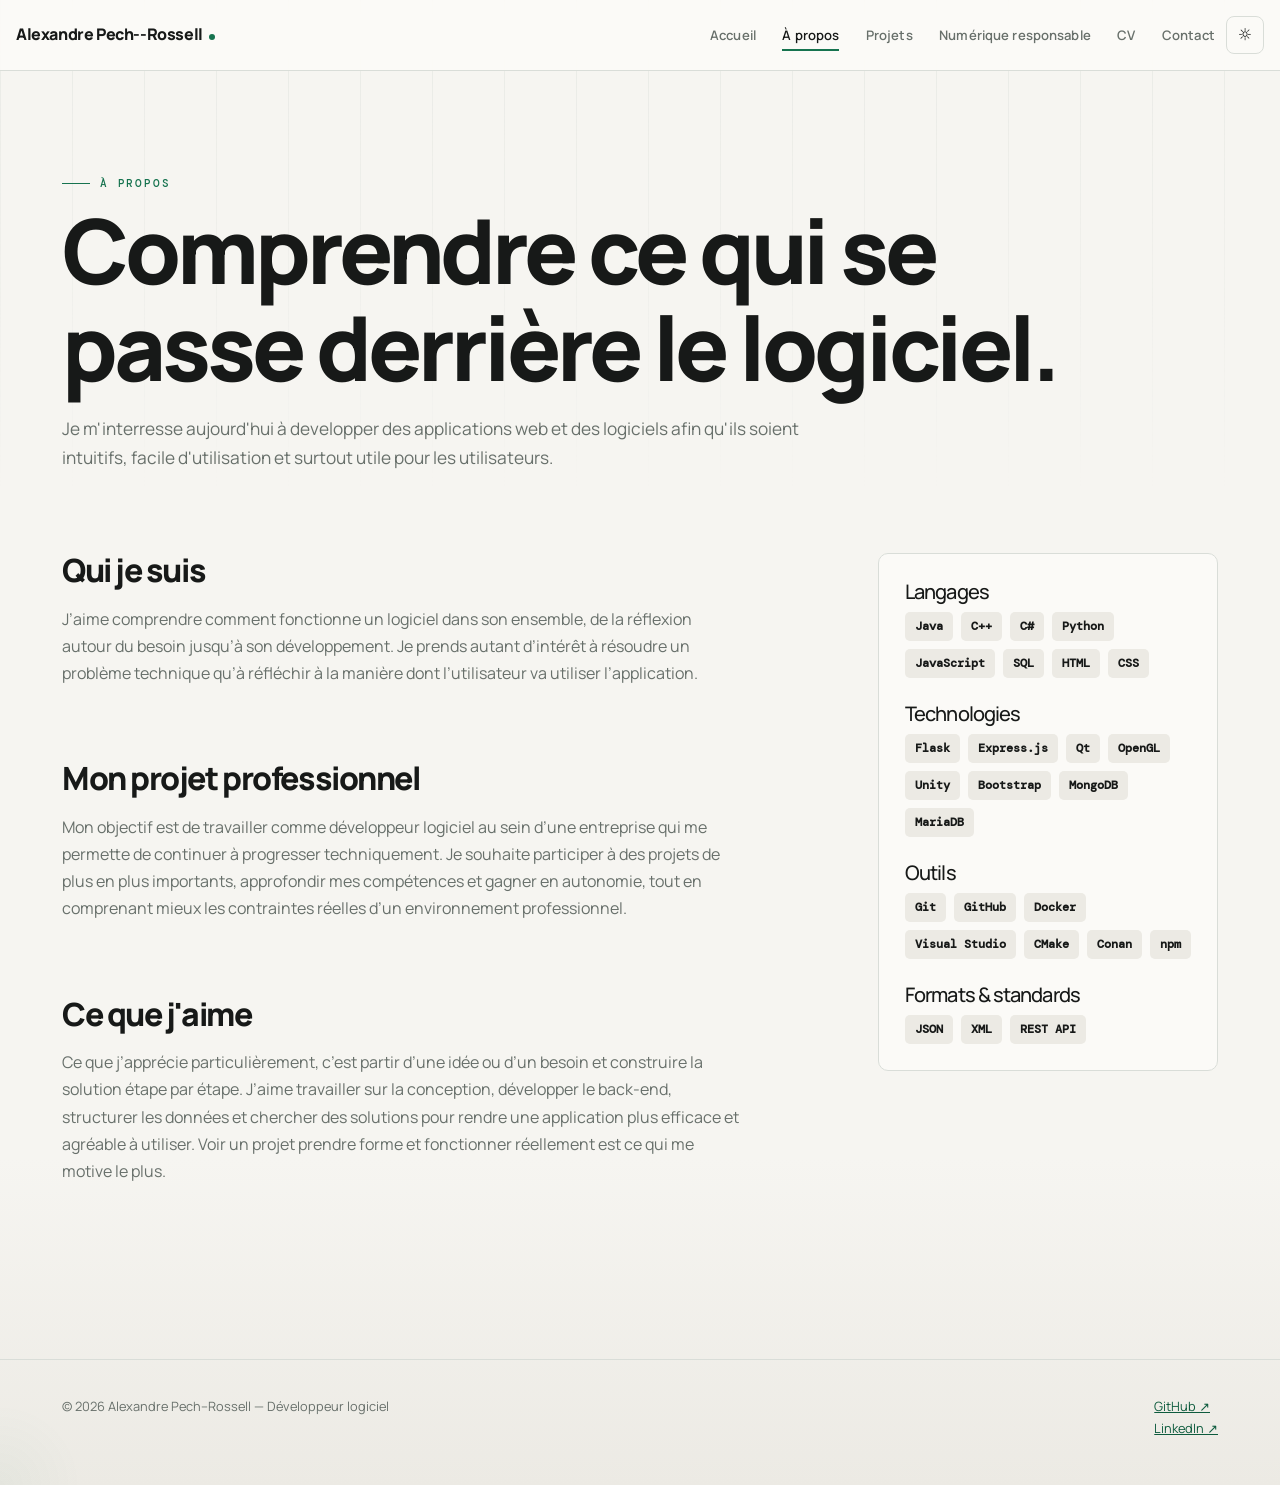
<file: a-propos.html>
<!DOCTYPE html>
<html lang="fr">

<head>
    <meta charset="UTF-8">
    <meta name="viewport" content="width=device-width, initial-scale=1">
    <title>À propos — Alexandre Pech--Rossell</title>
    <meta name="description" content="Présentation, projet professionnel et évolutions du portfolio.">
    <link href="https://cdn.jsdelivr.net/npm/bootstrap@5.3.3/dist/css/bootstrap.min.css" rel="stylesheet">
    <link rel="stylesheet" href="style.css">
</head>

<body>
    <div id="site-header"></div>
    <main id="contenu" class="container">
        <section class="page-hero reveal">
            <div class="section-kicker">À propos</div>
            <h1>Comprendre ce qui se passe <span class="accent">derrière le logiciel.</span></h1>
            <p>Je m'interresse aujourd'hui à developper des applications web et des logiciels afin qu'ils soient
                intuitifs, facile d'utilisation et surtout utile pour les utilisateurs.</p>
        </section>
        <div class="content-grid">
            <div>
                <section class="content-section reveal">
                    <h2>Qui je suis</h2>
                    <p>J’aime comprendre comment fonctionne un logiciel dans son ensemble, de la réflexion autour du
                        besoin jusqu’à son développement. Je prends autant d’intérêt à résoudre un problème technique
                        qu’à réfléchir à la manière dont l’utilisateur va utiliser l’application.</p>
                </section>
                <section class="content-section reveal">
                    <h2>Mon projet professionnel</h2>
                    <p>Mon objectif est de travailler comme développeur logiciel au sein d’une entreprise qui me
                        permette de continuer à progresser techniquement. Je souhaite participer à des projets de plus
                        en plus importants, approfondir mes compétences et gagner en autonomie, tout en comprenant mieux
                        les contraintes réelles d’un environnement professionnel.</p>
                </section>
                <section class="content-section reveal">
                    <h2>Ce que j'aime</h2>
                    <p>Ce que j’apprécie particulièrement, c’est partir d’une idée ou d’un besoin et
                        construire la solution étape par étape. J’aime travailler sur la conception, développer le
                        back-end, structurer les données et chercher des solutions pour rendre une application plus
                        efficace et agréable à utiliser. Voir un projet prendre forme et fonctionner réellement est ce
                        qui me motive le plus.</p>
                </section>
                </section>

            </div>
<aside class="side reveal">
    <h3 class="h5">Langages</h3>
    <div class="skill-list">
        <span class="skill">Java</span>
        <span class="skill">C++</span>
        <span class="skill">C#</span>
        <span class="skill">Python</span>
        <span class="skill">JavaScript</span>
        <span class="skill">SQL</span>
        <span class="skill">HTML</span>
        <span class="skill">CSS</span>
    </div>

    <h3 class="h5 mt-4">Technologies</h3>
    <div class="skill-list">
        <span class="skill">Flask</span>
        <span class="skill">Express.js</span>
        <span class="skill">Qt</span>
        <span class="skill">OpenGL</span>
        <span class="skill">Unity</span>
        <span class="skill">Bootstrap</span>
        <span class="skill">MongoDB</span>
        <span class="skill">MariaDB</span>
    </div>

    <h3 class="h5 mt-4">Outils</h3>
    <div class="skill-list">
        <span class="skill">Git</span>
        <span class="skill">GitHub</span>
        <span class="skill">Docker</span>
        <span class="skill">Visual Studio</span>
        <span class="skill">CMake</span>
        <span class="skill">Conan</span>
        <span class="skill">npm</span>
    </div>

    <h3 class="h5 mt-4">Formats &amp; standards</h3>
    <div class="skill-list">
        <span class="skill">JSON</span>
        <span class="skill">XML</span>
        <span class="skill">REST API</span>
    </div>
</aside>

        </div>
    </main>
    <div id="site-footer"></div>
    <script src="https://cdn.jsdelivr.net/npm/bootstrap@5.3.3/dist/js/bootstrap.bundle.min.js"></script>
    <script src="js/main.js"></script>
</body>

</html>
</file>
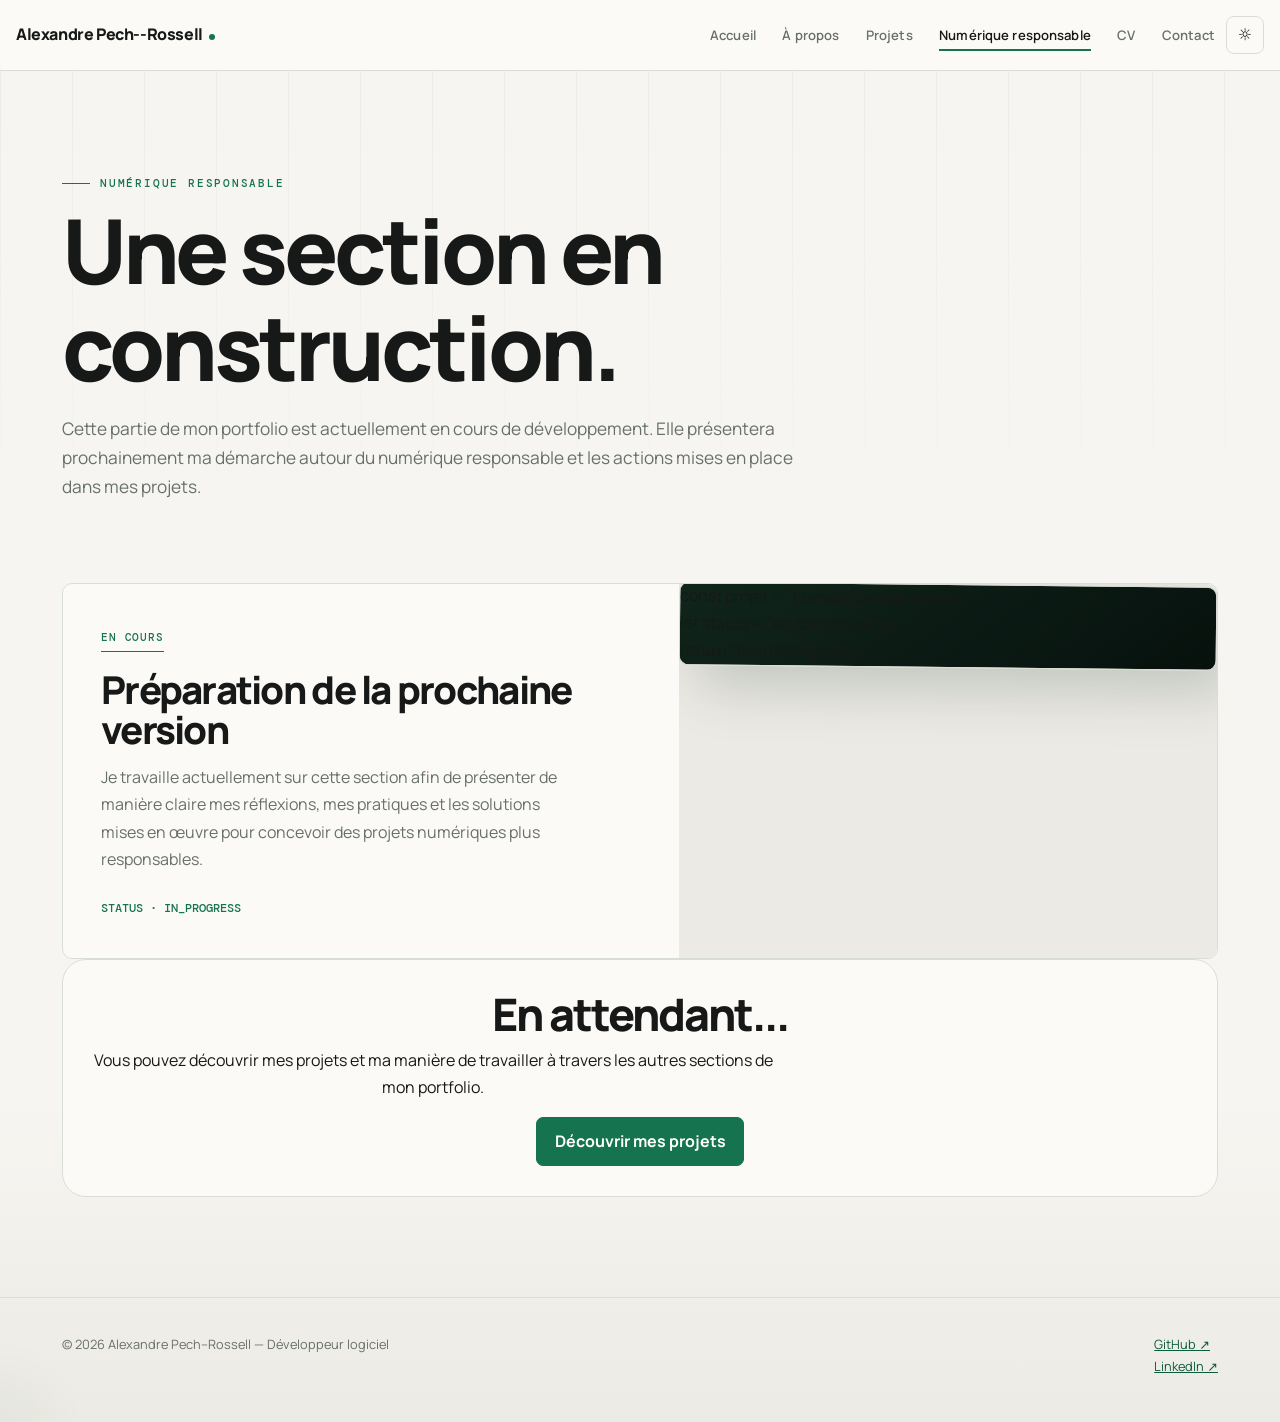
<file: construction.html>
<!DOCTYPE html>
<html lang="fr">

<head>
    <meta charset="UTF-8">
    <meta name="viewport" content="width=device-width, initial-scale=1">

    <title>Numérique responsable — Alexandre-Pech--Rossell</title>

    <meta
        name="description"
        content="Section numérique responsable du portfolio d'Alexandre-Pech--Rossell."
    >

    <link
        href="https://cdn.jsdelivr.net/npm/bootstrap@5.3.3/dist/css/bootstrap.min.css"
        rel="stylesheet"
    >

    <link rel="stylesheet" href="style.css">
</head>

<body>

    <div id="site-header"></div>

    <main id="contenu" class="container">

        <section class="page-hero reveal">

            <div class="section-kicker">
                Numérique responsable
            </div>

            <h1>
                Une section <span class="accent">en construction.</span>
            </h1>

            <p>
                Cette partie de mon portfolio est actuellement en cours
                de développement. Elle présentera prochainement ma démarche
                autour du numérique responsable et les actions mises en place
                dans mes projets.
            </p>

        </section>

        <section class="project-list">

            <div class="project-card reveal">

                <div class="project-info">

                    <span class="project-tag">
                        EN COURS
                    </span>

                    <h2>
                        Préparation de la prochaine version
                    </h2>

                    <p>
                        Je travaille actuellement sur cette section afin de
                        présenter de manière claire mes réflexions, mes
                        pratiques et les solutions mises en œuvre pour
                        concevoir des projets numériques plus responsables.
                    </p>

                    <span class="meta">
                        STATUS · IN_PROGRESS
                    </span>

                </div>

                <div class="thumb">

                    <div class="code-card">

                        <div class="code-line">
                            <span class="code-key">const</span>
                            <span class="code-var">projet</span>
                            <span class="code-op">=</span>
                            <span class="code-value">"numérique responsable"</span>
                        </div>

                        <div class="code-line">
                            <span class="code-key">let</span>
                            <span class="code-var">status</span>
                            <span class="code-op">=</span>
                            <span class="code-value">"en construction"</span>
                        </div>

                        <div class="code-line">
                            <span class="code-key">return</span>
                            <span class="code-value">"bientôt disponible"</span>
                        </div>

                    </div>

                </div>

            </div>

        </section>

        <section class="reveal">

            <div class="contact-card text-center">

                <h2>
                    En attendant...
                </h2>

                <p>
                    Vous pouvez découvrir mes projets et ma manière de
                    travailler à travers les autres sections de mon portfolio.
                </p>

                <a href="projets.html" class="btn btn-primary">
                    Découvrir mes projets
                </a>

            </div>

        </section>

    </main>

    <div id="site-footer"></div>

    <script src="https://cdn.jsdelivr.net/npm/bootstrap@5.3.3/dist/js/bootstrap.bundle.min.js"></script>
    <script src="js/main.js"></script>

</body>

</html>
</file>
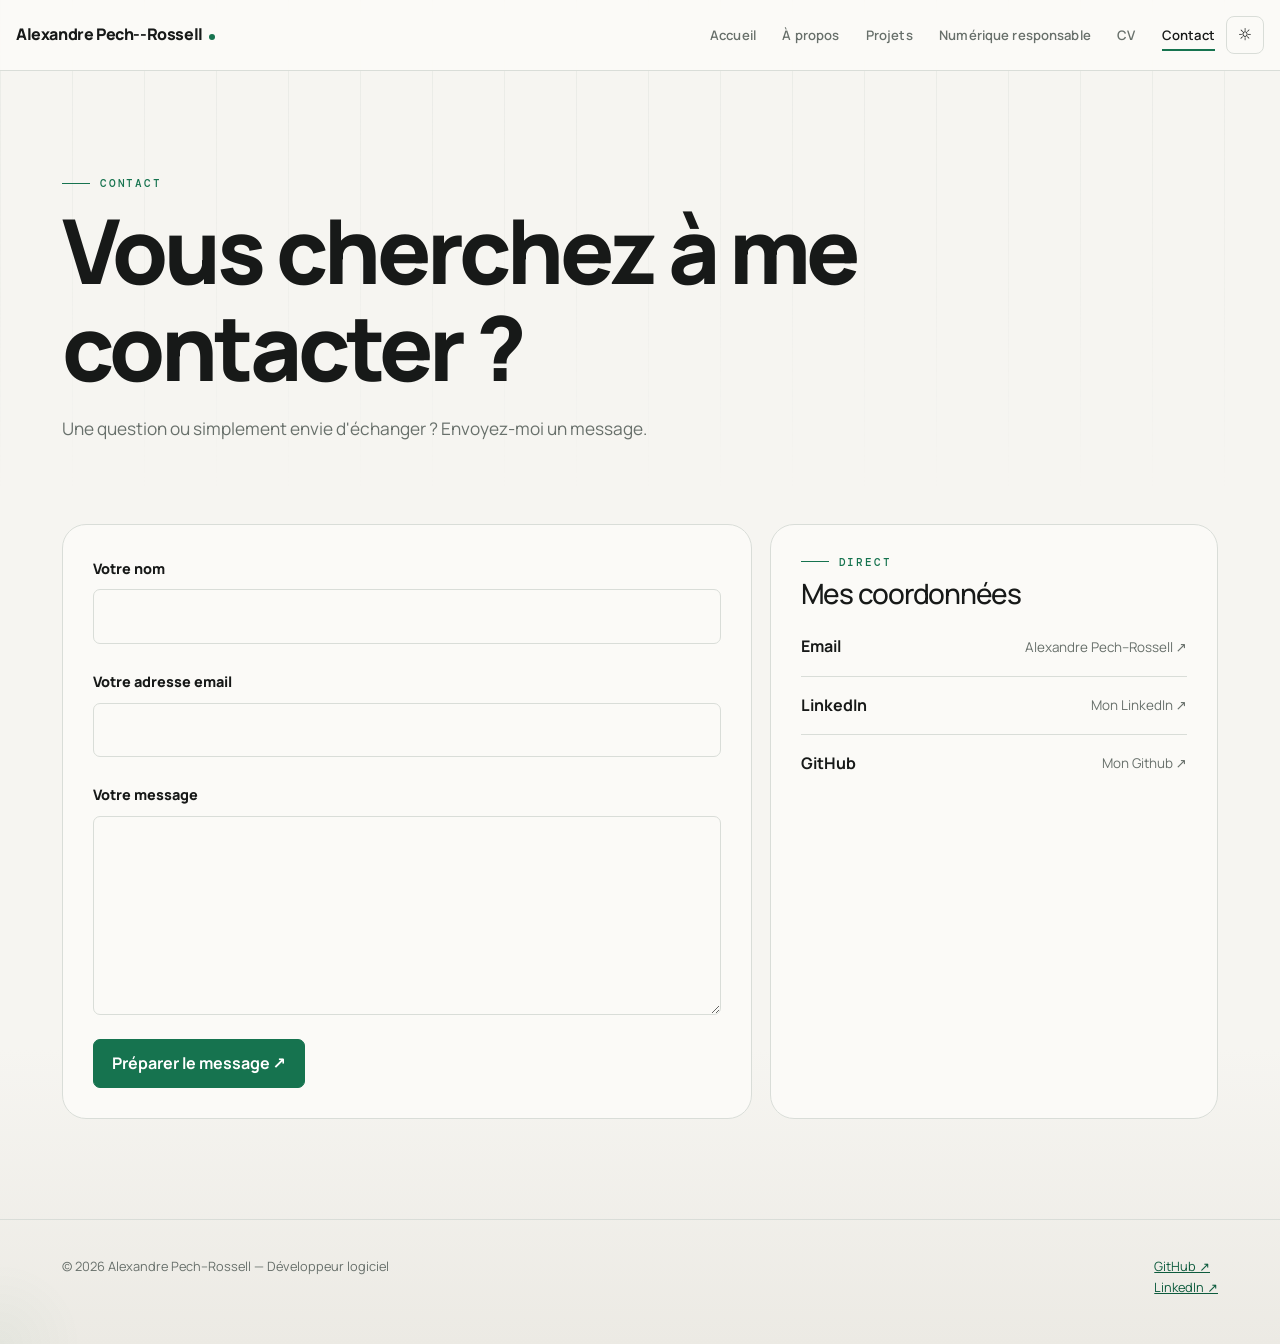
<file: contact.html>
<!DOCTYPE html>
<html lang="fr">

<head>
    <meta charset="UTF-8">
    <meta name="viewport" content="width=device-width, initial-scale=1">
    <title>Contact — Alexandre Pech--Rossell</title>
    <meta name="description" content="Contacter alexandre-Pech--Rossell.">
    <link href="https://cdn.jsdelivr.net/npm/bootstrap@5.3.3/dist/css/bootstrap.min.css" rel="stylesheet">
    <link rel="stylesheet" href="style.css">
</head>

<body>
    <div id="site-header"></div>
    <main id="contenu" class="container">
        <section class="page-hero reveal">
            <div class="section-kicker">Contact</div>
            <h1>Vous cherchez <span class="accent">à me contacter</span> ?</h1>
            <p>Une question ou simplement envie d'échanger ? Envoyez-moi un message.</p>
        </section>
        <div class="contact-layout">
            <div class="contact-card reveal">
                <form id="contactForm">
                    <div class="mb-4"><label class="form-label" for="nom">Votre nom</label><input class="form-control"
                            id="nom" name="nom" required autocomplete="name"></div>
                    <div class="mb-4"><label class="form-label" for="email">Votre adresse email</label><input
                            class="form-control" id="email" name="email" type="email" required autocomplete="email">
                    </div>
                    <div class="mb-4"><label class="form-label" for="msg">Votre message</label><textarea
                            class="form-control" id="msg" name="message" rows="7" required></textarea></div><button
                        class="btn btn-primary" type="submit">Préparer le message ↗</button>
                </form>
            </div>
            <aside class="contact-card reveal delay-1">
                <div class="section-kicker mb-2">Direct</div>
                <h2 class="h3">Mes coordonnées</h2><a class="contact-link"
                    href="mailto:alexandrepech45@gmail.com"><strong>Email</strong><span>Alexandre Pech--Rossell ↗</span></a><a
                    class="contact-link" href="https://www.linkedin.com/in/alexandre-pech--rossell/" target="_blank"
                    rel="noopener noreferrer"><strong>LinkedIn</strong><span>Mon LinkedIn ↗</span></a><a class="contact-link"
                    href="https://github.com/alexph45" target="_blank"
                    rel="noopener noreferrer"><strong>GitHub</strong><span>Mon Github ↗</span></a>
            </aside>
        </div>
    </main>
    <div id="site-footer"></div>
    <script src="https://cdn.jsdelivr.net/npm/bootstrap@5.3.3/dist/js/bootstrap.bundle.min.js"></script>
    <script src="js/main.js"></script>
</body>

</html>
</file>
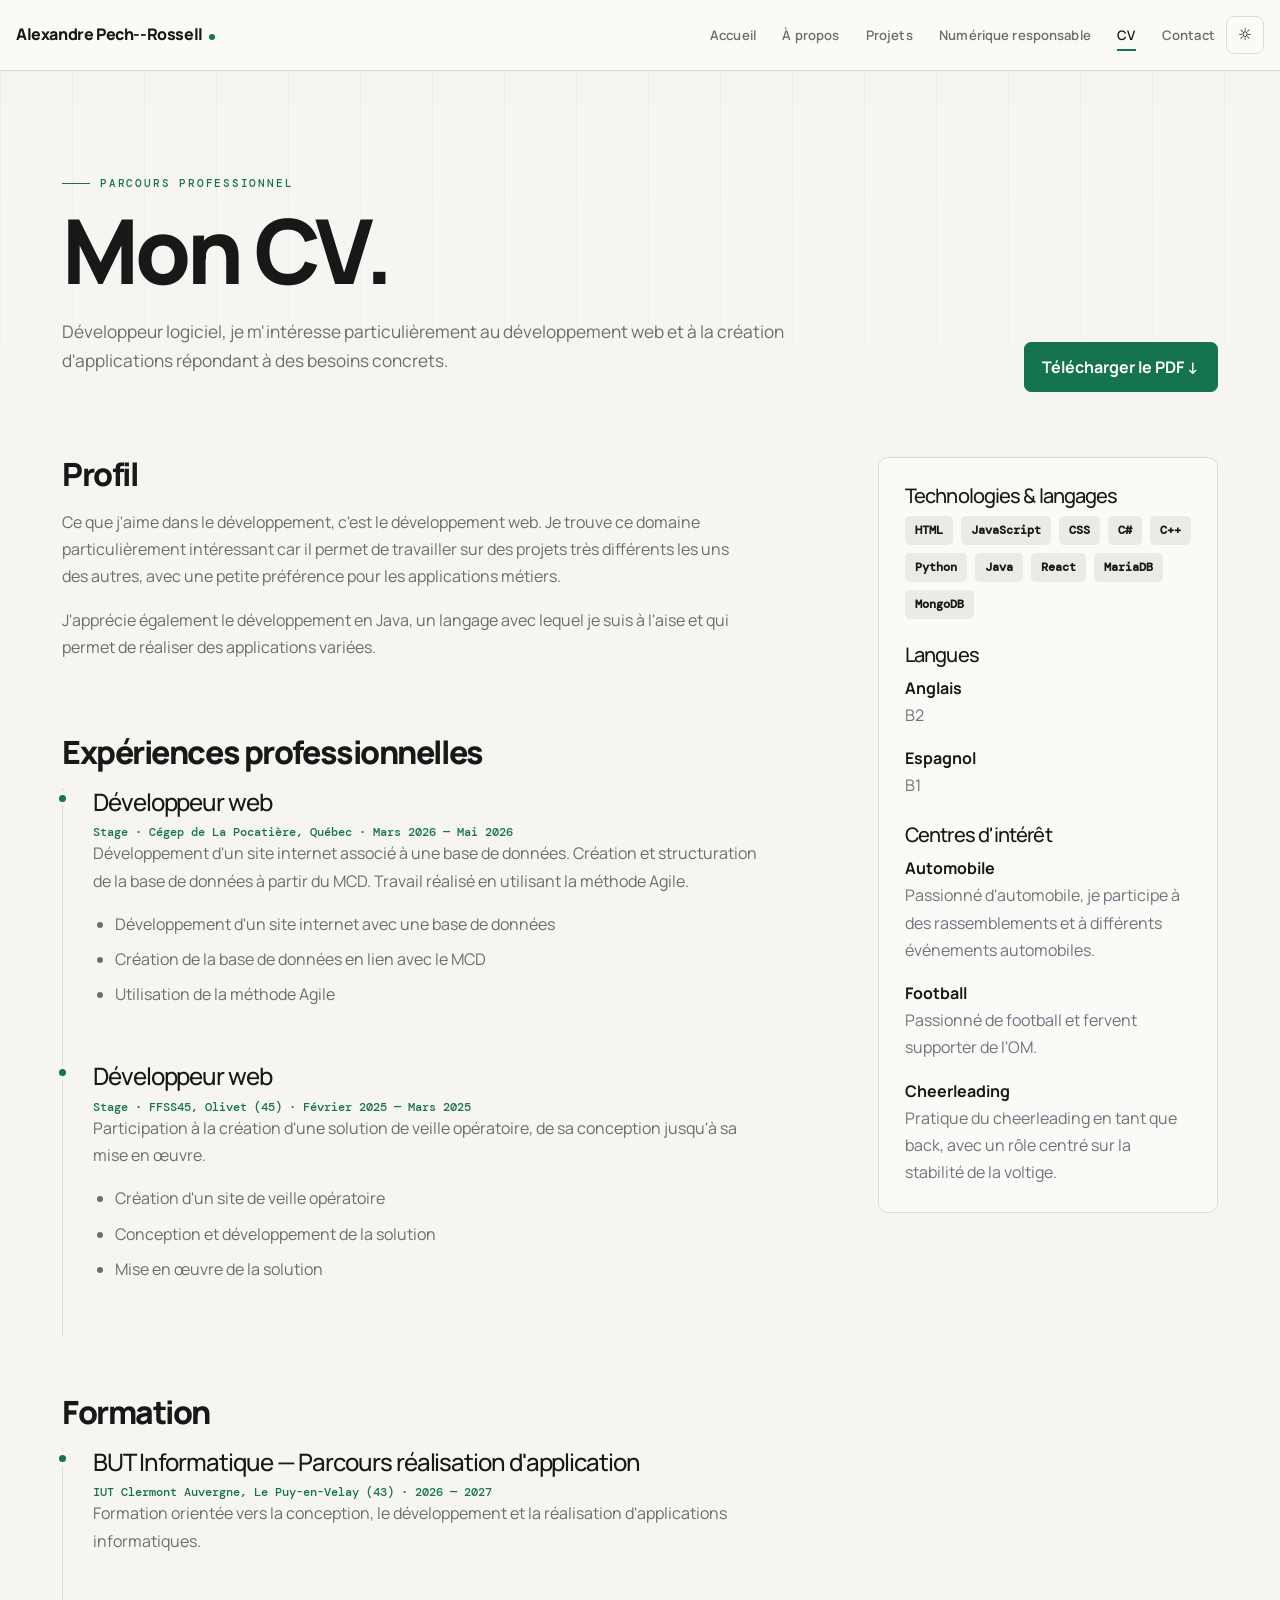
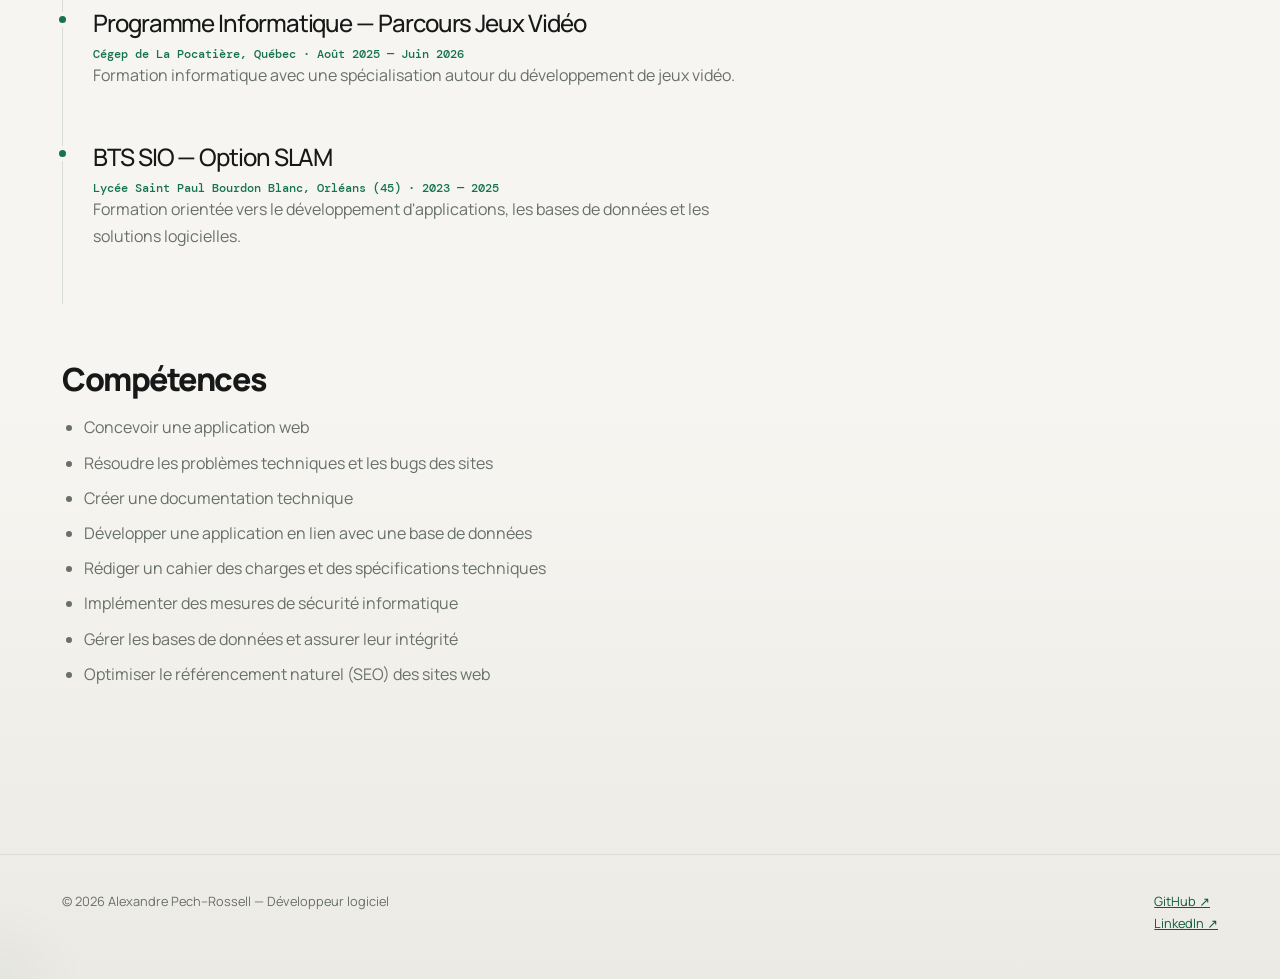
<file: cv.html>
<!DOCTYPE html>
<html lang="fr">

<head>
    <meta charset="UTF-8">
    <meta name="viewport" content="width=device-width, initial-scale=1">
    <title>CV — Alexandre Pech--Rossell</title>
    <meta name="description" content="CV d'Alexandre Pech--Rossell, développeur logiciel.">
    <link href="https://cdn.jsdelivr.net/npm/bootstrap@5.3.3/dist/css/bootstrap.min.css" rel="stylesheet">
    <link rel="stylesheet" href="style.css">
</head>

<body>

    <div id="site-header"></div>

    <main id="contenu" class="container">

        <!-- INTRODUCTION -->
        <section class="page-hero reveal">
            <div class="d-flex flex-wrap justify-content-between align-items-end gap-4">
                <div>
                    <div class="section-kicker">Parcours professionnel</div>
                    <h1>Mon <span class="accent">CV.</span></h1>
                    <p>
                        Développeur logiciel, je m'intéresse particulièrement au développement web
                        et à la création d'applications répondant à des besoins concrets.
                    </p>
                </div>

                <a class="btn btn-primary" href="cv/CV_ALEXANDREPECHROSSELL.pdf" download>
                    Télécharger le PDF ↓
                </a>
            </div>
        </section>

        <div class="content-grid">

            <div>

                <!-- PROFIL -->
                <section class="content-section reveal">
                    <h2>Profil</h2>

                    <p>
                        Ce que j'aime dans le développement, c'est le développement web.
                        Je trouve ce domaine particulièrement intéressant car il permet de travailler
                        sur des projets très différents les uns des autres, avec une petite préférence
                        pour les applications métiers.
                    </p>

                    <p>
                        J'apprécie également le développement en Java, un langage avec lequel
                        je suis à l'aise et qui permet de réaliser des applications variées.
                    </p>
                </section>

                <!-- EXPERIENCES -->
                <section class="content-section reveal">
                    <h2>Expériences professionnelles</h2>

                    <div class="timeline">

                        <article class="timeline-item">
                            <h3 class="h4">Développeur web</h3>

                            <div class="meta">
                                Stage · Cégep de La Pocatière, Québec · Mars 2026 — Mai 2026
                            </div>

                            <p>
                                Développement d'un site internet associé à une base de données.
                                Création et structuration de la base de données à partir du MCD.
                                Travail réalisé en utilisant la méthode Agile.
                            </p>

                            <ul>
                                <li>Développement d'un site internet avec une base de données</li>
                                <li>Création de la base de données en lien avec le MCD</li>
                                <li>Utilisation de la méthode Agile</li>
                            </ul>
                        </article>

                        <article class="timeline-item">
                            <h3 class="h4">Développeur web</h3>

                            <div class="meta">
                                Stage · FFSS45, Olivet (45) · Février 2025 — Mars 2025
                            </div>

                            <p>
                                Participation à la création d'une solution de veille opératoire,
                                de sa conception jusqu'à sa mise en œuvre.
                            </p>

                            <ul>
                                <li>Création d'un site de veille opératoire</li>
                                <li>Conception et développement de la solution</li>
                                <li>Mise en œuvre de la solution</li>
                            </ul>
                        </article>

                    </div>
                </section>

                <!-- FORMATIONS -->
                <section class="content-section reveal">
                    <h2>Formation</h2>

                    <div class="timeline">

                        <article class="timeline-item">
                            <h3 class="h4">
                                BUT Informatique — Parcours réalisation d'application
                            </h3>

                            <div class="meta">
                                IUT Clermont Auvergne, Le Puy-en-Velay (43) · 2026 — 2027
                            </div>

                            <p>
                                Formation orientée vers la conception, le développement et la
                                réalisation d'applications informatiques.
                            </p>
                        </article>

                        <article class="timeline-item">
                            <h3 class="h4">
                                Programme Informatique — Parcours Jeux Vidéo
                            </h3>

                            <div class="meta">
                                Cégep de La Pocatière, Québec · Août 2025 — Juin 2026
                            </div>

                            <p>
                                Formation informatique avec une spécialisation autour du
                                développement de jeux vidéo.
                            </p>
                        </article>

                        <article class="timeline-item">
                            <h3 class="h4">
                                BTS SIO — Option SLAM
                            </h3>

                            <div class="meta">
                                Lycée Saint Paul Bourdon Blanc, Orléans (45) · 2023 — 2025
                            </div>

                            <p>
                                Formation orientée vers le développement d'applications,
                                les bases de données et les solutions logicielles.
                            </p>
                        </article>

                    </div>
                </section>

                <!-- COMPETENCES -->
                <section class="content-section reveal">
                    <h2>Compétences</h2>

                    <ul class="mb-0">
                        <li>Concevoir une application web</li>
                        <li>Résoudre les problèmes techniques et les bugs des sites</li>
                        <li>Créer une documentation technique</li>
                        <li>Développer une application en lien avec une base de données</li>
                        <li>Rédiger un cahier des charges et des spécifications techniques</li>
                        <li>Implémenter des mesures de sécurité informatique</li>
                        <li>Gérer les bases de données et assurer leur intégrité</li>
                        <li>Optimiser le référencement naturel (SEO) des sites web</li>
                    </ul>
                </section>

            </div>

            <!-- SIDEBAR -->
            <aside class="side reveal">

                <h3 class="h5">Technologies &amp; langages</h3>

                <div class="skill-list">
                    <span class="skill">HTML</span>
                    <span class="skill">JavaScript</span>
                    <span class="skill">CSS</span>
                    <span class="skill">C#</span>
                    <span class="skill">C++</span>
                    <span class="skill">Python</span>
                    <span class="skill">Java</span>
                    <span class="skill">React</span>
                    <span class="skill">MariaDB</span>
                    <span class="skill">MongoDB</span>
                </div>

                <h3 class="h5 mt-4">Langues</h3>

                <p>
                    <strong>Anglais</strong><br>
                    <span class="text-secondary">B2</span>
                </p>

                <p>
                    <strong>Espagnol</strong><br>
                    <span class="text-secondary">B1</span>
                </p>

                <h3 class="h5 mt-4">Centres d'intérêt</h3>

                <div class="interest-list">

                    <p>
                        <strong>Automobile</strong><br>
                        <span class="text-secondary">
                            Passionné d'automobile, je participe à des rassemblements
                            et à différents événements automobiles.
                        </span>
                    </p>

                    <p>
                        <strong>Football</strong><br>
                        <span class="text-secondary">
                            Passionné de football et fervent supporter de l'OM.
                        </span>
                    </p>

                    <p class="mb-0">
                        <strong>Cheerleading</strong><br>
                        <span class="text-secondary">
                            Pratique du cheerleading en tant que back,
                            avec un rôle centré sur la stabilité de la voltige.
                        </span>
                    </p>

                </div>

            </aside>

        </div>

    </main>

    <div id="site-footer"></div>

    <script src="https://cdn.jsdelivr.net/npm/bootstrap@5.3.3/dist/js/bootstrap.bundle.min.js"></script>
    <script src="js/main.js"></script>

</body>

</html>
</file>
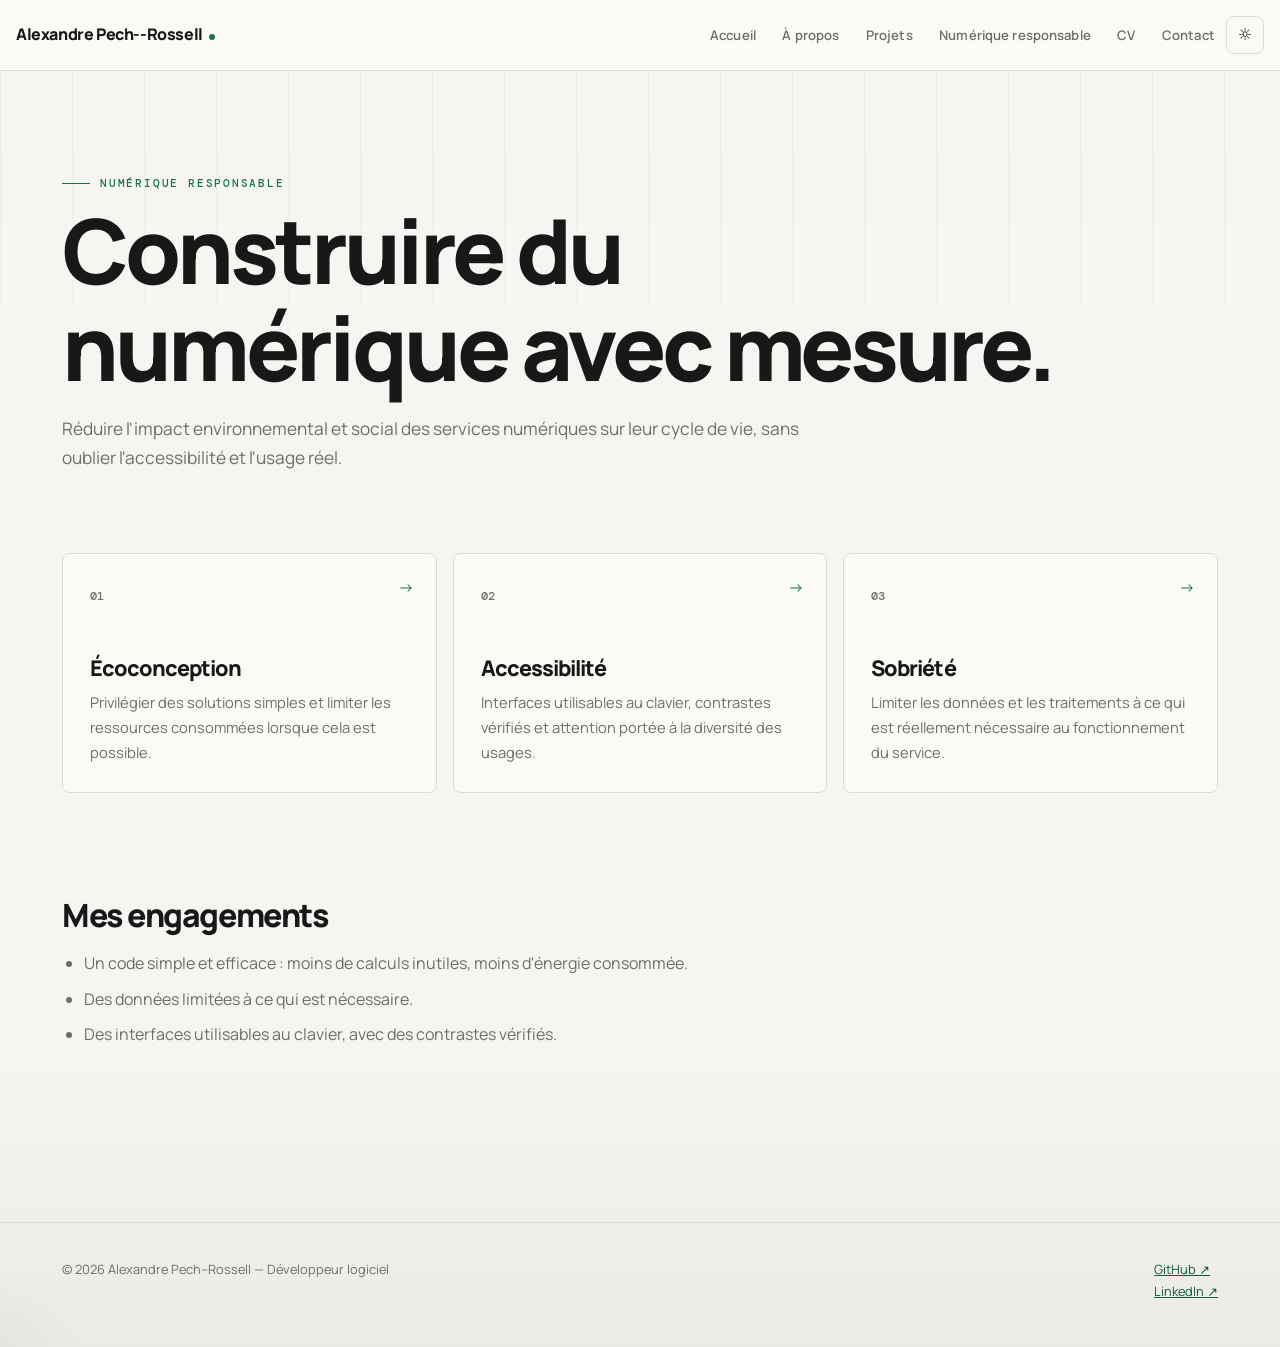
<file: numerique-responsable.html>
<!DOCTYPE html>
<html lang="fr">

<head>
    <meta charset="UTF-8">
    <meta name="viewport" content="width=device-width, initial-scale=1">
    <title>Numérique responsable — Alexandre-Pech--Rossell</title>
    <meta name="description" content="Pratiques d'Alexandre Pech--Rossell en numérique responsable.">
    <link href="https://cdn.jsdelivr.net/npm/bootstrap@5.3.3/dist/css/bootstrap.min.css" rel="stylesheet">
    <link rel="stylesheet" href="style.css">
</head>

<body>
    <div id="site-header"></div>
    <main id="contenu" class="container">
        <section class="page-hero reveal">
            <div class="section-kicker">Numérique responsable</div>
            <h1>Construire du numérique <span class="accent">avec mesure.</span></h1>
            <p>Réduire l'impact environnemental et social des services numériques sur leur cycle de vie, sans oublier
                l'accessibilité et l'usage réel.</p>
        </section>
        <div class="entries">
            <article class="entry reveal"><span class="number">01</span>
                <h3>Écoconception</h3>
                <p>Privilégier des solutions simples et limiter les ressources consommées lorsque cela est possible.</p>
            </article>
            <article class="entry reveal delay-1"><span class="number">02</span>
                <h3>Accessibilité</h3>
                <p>Interfaces utilisables au clavier, contrastes vérifiés et attention portée à la diversité des usages.
                </p>
            </article>
            <article class="entry reveal delay-2"><span class="number">03</span>
                <h3>Sobriété</h3>
                <p>Limiter les données et les traitements à ce qui est réellement nécessaire au fonctionnement du
                    service.</p>
            </article>
        </div>
        <section class="section pb-0">
            <div class="content-section reveal">
                <h2>Mes engagements</h2>
                <ul>
                    <li>Un code simple et efficace : moins de calculs inutiles, moins d'énergie consommée.</li>
                    <li>Des données limitées à ce qui est nécessaire.</li>
                    <li>Des interfaces utilisables au clavier, avec des contrastes vérifiés.</li>
                </ul>
            </div>
        </section>
    </main>
    <div id="site-footer"></div>
    <script src="https://cdn.jsdelivr.net/npm/bootstrap@5.3.3/dist/js/bootstrap.bundle.min.js"></script>
    <script src="js/main.js"></script>
</body>

</html>
</file>
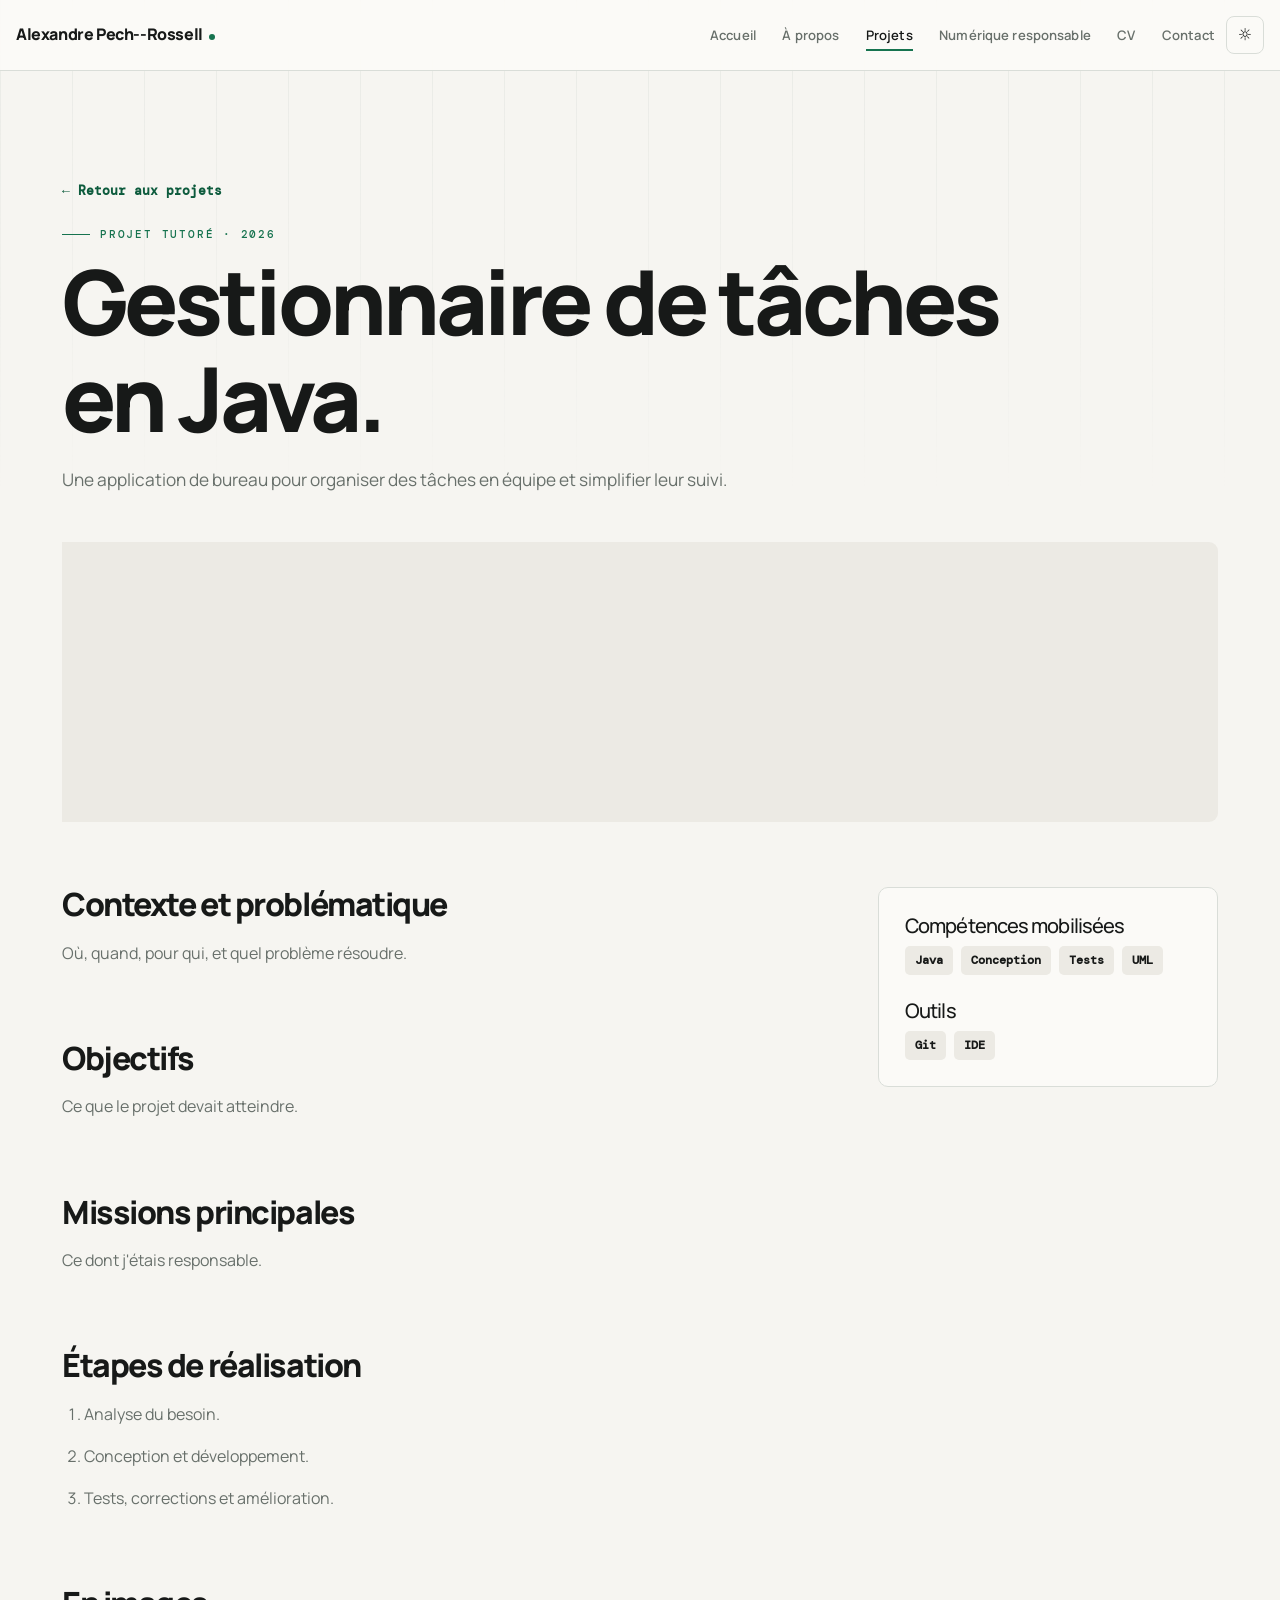
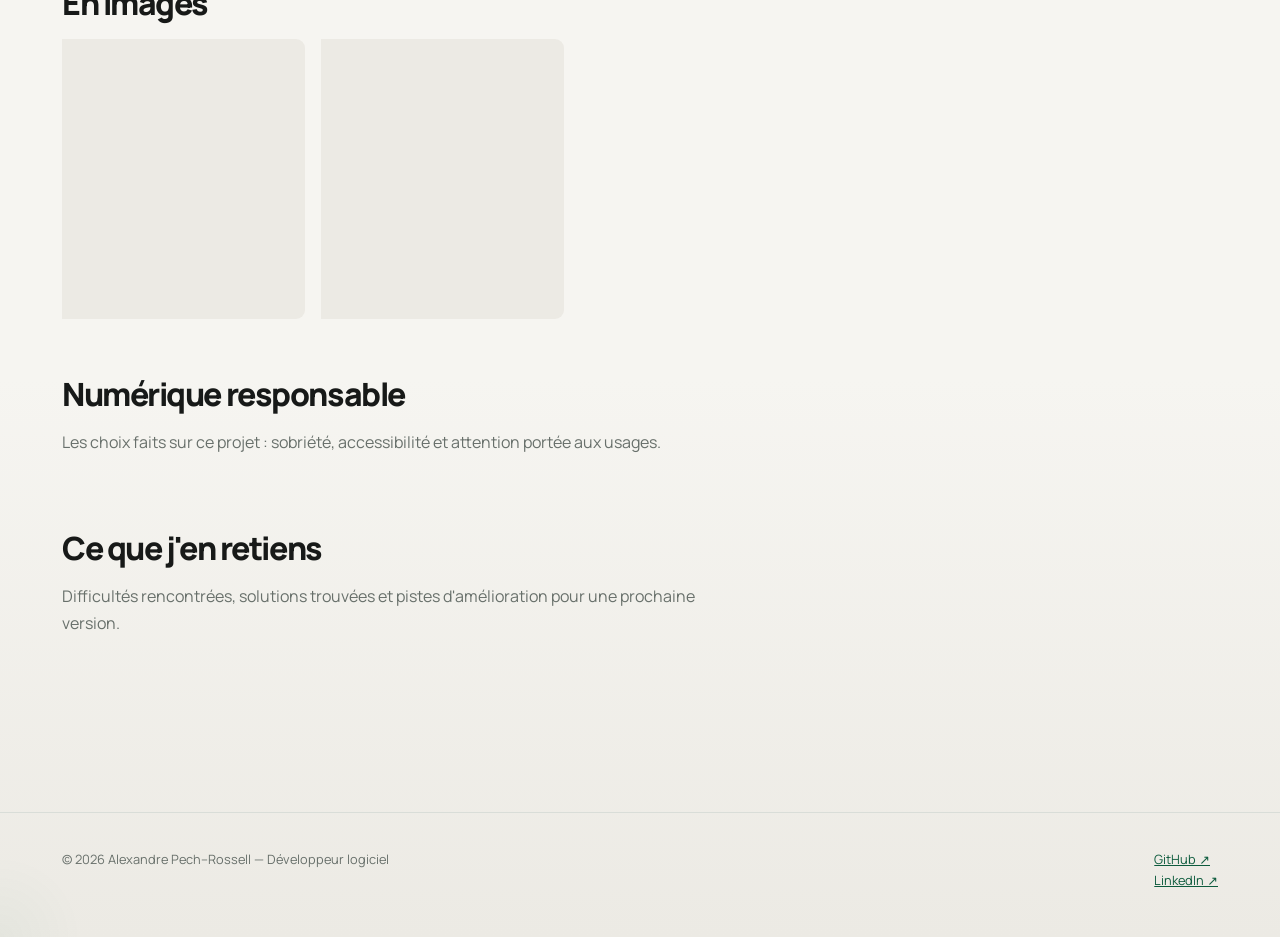
<file: projets/projet_worldquest.html>
<!DOCTYPE html>
<html lang="fr">

<head>
    <meta charset="UTF-8">
    <meta name="viewport" content="width=device-width, initial-scale=1">
    <title>Projet — Alexandre Pech--Rossell</title>
    <meta name="description" content="Fiche détaillée d'un projet.">
    <link href="https://cdn.jsdelivr.net/npm/bootstrap@5.3.3/dist/css/bootstrap.min.css" rel="stylesheet">
    <link rel="stylesheet" href="../style.css">
</head>

<body>
    <div id="site-header"></div>
    <main id="contenu" class="container">
        <section class="page-hero reveal"><a class="back-link" href="../projets.html">← Retour aux projets</a>
            <div class="section-kicker mt-4">Projet tutoré · 2026</div>
            <h1>Gestionnaire de tâches <span class="accent">en Java.</span></h1>
            <p>Une application de bureau pour organiser des tâches en équipe et simplifier leur suivi.</p>
            <div class="thumb t1 hero-visual mt-5"></div>
        </section>
        <div class="content-grid">
            <div>
                <section class="content-section reveal">
                    <h2>Contexte et problématique</h2>
                    <p>Où, quand, pour qui, et quel problème résoudre.</p>
                </section>
                <section class="content-section reveal">
                    <h2>Objectifs</h2>
                    <p>Ce que le projet devait atteindre.</p>
                </section>
                <section class="content-section reveal">
                    <h2>Missions principales</h2>
                    <p>Ce dont j'étais responsable.</p>
                </section>
                <section class="content-section reveal">
                    <h2>Étapes de réalisation</h2>
                    <ol>
                        <li>Analyse du besoin.</li>
                        <li>Conception et développement.</li>
                        <li>Tests, corrections et amélioration.</li>
                    </ol>
                </section>
                <section class="content-section reveal">
                    <h2>En images</h2>
                    <div class="entries">
                        <div class="thumb t2"></div>
                        <div class="thumb t3"></div>
                    </div>
                </section>
                <section class="content-section reveal">
                    <h2>Numérique responsable</h2>
                    <p>Les choix faits sur ce projet : sobriété, accessibilité et attention portée aux usages.</p>
                </section>
                <section class="content-section reveal">
                    <h2>Ce que j'en retiens</h2>
                    <p>Difficultés rencontrées, solutions trouvées et pistes d'amélioration pour une prochaine version.
                    </p>
                </section>
            </div>
            <aside class="side reveal">
                <h3 class="h5">Compétences mobilisées</h3>
                <div class="skill-list mb-4"><span class="skill">Java</span><span class="skill">Conception</span><span
                        class="skill">Tests</span><span class="skill">UML</span></div>
                <h3 class="h5">Outils</h3>
                <div class="skill-list"><span class="skill">Git</span><span class="skill">IDE</span></div>
            </aside>
        </div>
    </main>
    <div id="site-footer"></div>
    <script src="https://cdn.jsdelivr.net/npm/bootstrap@5.3.3/dist/js/bootstrap.bundle.min.js"></script>
    <script src="../js/main.js"></script>
</body>

</html>
</file>
<file: style.css>
@import url('https://fonts.googleapis.com/css2?family=DM+Mono:wght@400;500&family=Manrope:wght@400;500;600;700;800&display=swap');

:root {
  --bg: #f5f7f2;
  --bg-soft: #edf2eb;
  --surface: rgba(255, 255, 255, .78);
  --surface-solid: #fff;
  --text: #10231b;
  --muted: #607067;
  --line: rgba(16, 35, 27, .12);
  --accent: #18a66b;
  --accent-2: #8de0b7;
  --accent-dark: #08784a;
  --shadow: 0 24px 70px rgba(16, 35, 27, .10);
  --shadow-sm: 0 10px 30px rgba(16, 35, 27, .08);
  --radius: 24px;
  --nav-h: 78px;
  --font: "Manrope", system-ui, sans-serif;
  --mono: "DM Mono", ui-monospace, monospace;
}

html[data-theme="dark"] {
  --bg: #07110d;
  --bg-soft: #0c1913;
  --surface: rgba(17, 31, 24, .78);
  --surface-solid: #101f18;
  --text: #eef8f2;
  --muted: #9cb0a5;
  --line: rgba(238, 248, 242, .12);
  --accent: #35d58e;
  --accent-2: #174b35;
  --accent-dark: #63e6aa;
  --shadow: 0 24px 80px rgba(0, 0, 0, .34);
  --shadow-sm: 0 12px 34px rgba(0, 0, 0, .25);
}

* {
  box-sizing: border-box
}

html {
  scroll-behavior: smooth
}

body {
  margin: 0;
  color: var(--text);
  background:
    radial-gradient(circle at 85% 5%, rgba(24, 166, 107, .10), transparent 28rem),
    radial-gradient(circle at 10% 35%, rgba(141, 224, 183, .10), transparent 24rem),
    var(--bg);
  font-family: var(--font);
  line-height: 1.7;
  overflow-x: hidden;
  transition: background .35s, color .35s;
}

body::before {
  content: "";
  position: fixed;
  inset: 0;
  pointer-events: none;
  z-index: -1;
  background-image:
    linear-gradient(rgba(16, 35, 27, .025) 1px, transparent 1px),
    linear-gradient(90deg, rgba(16, 35, 27, .025) 1px, transparent 1px);
  background-size: 40px 40px;
  mask-image: linear-gradient(to bottom, black, transparent 75%);
}

a {
  color: var(--accent-dark);
  transition: color .2s, transform .2s
}

a:hover {
  color: var(--accent)
}

h1,
h2,
h3,
h4,
.navbar,
.btn,
.badge {
  font-family: var(--font)
}

h1,
h2,
h3,
h4 {
  font-weight: 800;
  letter-spacing: -.04em;
  line-height: 1.08
}

h1 {
  font-size: clamp(3rem, 7vw, 6.8rem)
}

h2 {
  font-size: clamp(2rem, 4vw, 3.3rem)
}

p {
  max-width: 68ch
}

.container {
  max-width: 1180px
}

::selection {
  background: var(--accent);
  color: #fff
}

:focus-visible {
  outline: 3px solid var(--accent);
  outline-offset: 4px
}

.skip-link {
  position: fixed;
  top: 12px;
  left: 12px;
  z-index: 9999;
  background: var(--text);
  color: var(--bg);
  padding: 9px 15px;
  border-radius: 999px;
  transform: translateY(-150%);
  transition: transform .2s
}

.skip-link:focus {
  transform: none
}

#scroll-progress {
  position: fixed;
  top: 0;
  left: 0;
  width: 0;
  height: 3px;
  background: var(--accent);
  z-index: 9998;
  box-shadow: 0 0 18px rgba(24, 166, 107, .6)
}

.site-nav {
  position: sticky;
  top: 14px;
  z-index: 1000;
  margin: 14px auto 0;
  max-width: 1180px;
  background: color-mix(in srgb, var(--surface-solid) 76%, transparent);
  border: 1px solid var(--line);
  border-radius: 999px;
  box-shadow: var(--shadow-sm);
  backdrop-filter: blur(18px);
}

.navbar {
  min-height: var(--nav-h)
}

.logo {
  font-weight: 800;
  letter-spacing: -.04em;
  color: var(--text) !important
}

.logo-dot {
  display: inline-block;
  width: 9px;
  height: 9px;
  border-radius: 50%;
  background: var(--accent);
  margin-left: 5px;
  box-shadow: 0 0 16px rgba(24, 166, 107, .6)
}

.nav-link {
  font-size: .9rem;
  font-weight: 700;
  color: var(--muted) !important;
  padding: .65rem .9rem !important;
  border-radius: 999px
}

.nav-link:hover,
.nav-link.active {
  background: var(--bg-soft);
  color: var(--text) !important
}

.nav-link.active {
  box-shadow: inset 0 0 0 1px var(--line)
}

.theme-toggle {
  border: 1px solid var(--line);
  background: var(--surface);
  color: var(--text);
  width: 42px;
  height: 42px;
  border-radius: 50%;
  display: grid;
  place-items: center;
  cursor: pointer;
  transition: transform .2s, background .2s
}

.theme-toggle:hover {
  transform: rotate(12deg) scale(1.05);
  background: var(--bg-soft)
}

.navbar-toggler {
  color: var(--text) !important
}

.navbar-toggler:focus {
  box-shadow: none
}

.hero {
  position: relative;
  padding: clamp(70px, 10vw, 130px) 0 90px
}

.hero-grid {
  display: grid;
  grid-template-columns: 1.08fr .92fr;
  gap: 70px;
  align-items: center
}

.eyebrow {
  display: inline-flex;
  align-items: center;
  gap: 9px;
  padding: 7px 12px;
  border: 1px solid var(--line);
  border-radius: 999px;
  color: var(--muted);
  font: 500 .78rem var(--mono);
  text-transform: uppercase;
  letter-spacing: .08em;
  background: var(--surface);
}

.eyebrow::before {
  content: "";
  width: 7px;
  height: 7px;
  border-radius: 50%;
  background: var(--accent);
  box-shadow: 0 0 12px var(--accent)
}

.hero h1 {
  margin: 22px 0 24px;
  max-width: 850px
}

.hero h1,h2 .accent {
  color: var(--accent)
}

.hero-copy {
  font-size: 1.15rem;
  color: var(--muted);
  max-width: 650px
}

.hero-actions {
  display: flex;
  flex-wrap: wrap;
  gap: 12px;
  margin-top: 30px
}

.btn {
  font-weight: 800;
  border-radius: 999px;
  padding: .82rem 1.35rem;
  transition: transform .2s, box-shadow .2s, background .2s
}

.btn:hover {
  transform: translateY(-3px);
  box-shadow: 0 14px 28px rgba(16, 35, 27, .12)
}

.btn-primary {
  background: var(--accent);
  border-color: var(--accent);
  color: #fff
}

.btn-primary:hover {
  background: var(--accent-dark);
  border-color: var(--accent-dark);
  color: #fff
}

.btn-ghost {
  border: 1px solid var(--line);
  background: var(--surface);
  color: var(--text)
}

.btn-ghost:hover {
  background: var(--bg-soft);
  color: var(--text)
}

.hero-meta {
  display: flex;
  flex-wrap: wrap;
  gap: 20px;
  margin-top: 30px;
  color: var(--muted);
  font-size: .86rem
}

.hero-meta span {
  display: flex;
  align-items: center;
  gap: 8px
}

.hero-meta b {
  color: var(--text)
}

.code-card {
  position: relative;
  border: 1px solid var(--line);
  border-radius: 28px;
  overflow: hidden;
  background: linear-gradient(145deg, #10251c, #07110d);
  box-shadow: 25px 30px 80px rgba(8, 45, 29, .25);
  transform: rotate(1.2deg);
  transition: transform .45s
}

.code-card:hover {
  transform: rotate(0) translateY(-6px)
}

.code-glow {
  position: absolute;
  width: 190px;
  height: 190px;
  background: var(--accent);
  filter: blur(80px);
  opacity: .16;
  right: -60px;
  top: -60px
}

.code-top {
  display: flex;
  align-items: center;
  gap: 7px;
  padding: 15px 18px;
  border-bottom: 1px solid rgba(255, 255, 255, .1);
  color: #8da99b;
  font: 500 .78rem var(--mono)
}

.dot {
  width: 9px;
  height: 9px;
  border-radius: 50%;
  background: #6d8b7c
}

.code-title {
  margin-left: auto
}

.code-body {
  padding: 28px 28px 34px;
  font: 400 .9rem/1.85 var(--mono);
  color: #c7e8d6;
  white-space: pre-wrap
}

.code-body .key {
  color: #70e5aa
}

.code-body .str {
  color: #b8e2c8
}

.code-body .comment {
  color: #6f8e7f
}

.floating-badge {
  position: absolute;
  right: -24px;
  bottom: 22px;
  padding: 13px 16px;
  border-radius: 16px;
  background: var(--surface-solid);
  border: 1px solid var(--line);
  box-shadow: var(--shadow-sm);
  font-size: .78rem;
  font-weight: 800;
  color: var(--text);
  animation: float 4s ease-in-out infinite
}

@keyframes float {
  50% {
    transform: translateY(-9px)
  }
}

.section {
  padding: 95px 0
}

.section-head {
  display: flex;
  justify-content: space-between;
  gap: 30px;
  align-items: end;
  margin-bottom: 38px
}

.section-kicker {
  color: var(--accent);
  font: 500 .76rem var(--mono);
  text-transform: uppercase;
  letter-spacing: .12em
}

.section-head h2 {
  margin: 8px 0 0
}

.section-head p {
  color: var(--muted);
  margin: 0
}

.stats {
  display: grid;
  grid-template-columns: repeat(3, 1fr);
  gap: 16px
}

.stat,
.entry,
.project-card,
.side,
.contact-card,
.skill-panel {
  background: var(--surface);
  border: 1px solid var(--line);
  box-shadow: var(--shadow-sm);
  backdrop-filter: blur(12px)
}

.stat {
  padding: 25px;
  border-radius: 20px
}

.stat strong {
  font-size: 2rem;
  display: block;
  letter-spacing: -.05em
}

.stat span {
  font-size: .85rem;
  color: var(--muted)
}

.entries {
  display: grid;
  grid-template-columns: repeat(3, 1fr);
  gap: 16px
}

.entry {
  display: block;
  padding: 27px;
  border-radius: 22px;
  text-decoration: none;
  color: var(--text);
  min-height: 190px;
  position: relative;
  overflow: hidden
}

.entry::after {
  content: "↗";
  position: absolute;
  right: 22px;
  top: 22px;
  color: var(--accent);
  font-size: 1.2rem;
  transition: transform .25s
}

.entry:hover {
  transform: translateY(-7px);
  color: var(--text);
  border-color: rgba(24, 166, 107, .35);
  box-shadow: var(--shadow)
}

.entry:hover::after {
  transform: translate(4px, -4px)
}

.entry .number {
  font: 500 .72rem var(--mono);
  color: var(--muted)
}

.entry h3 {
  margin: 35px 0 10px;
  font-size: 1.35rem
}

.entry p {
  margin: 0;
  color: var(--muted);
  font-size: .92rem
}

.project-list {
  display: grid;
  gap: 16px
}

.project-card {
  display: grid;
  grid-template-columns: 1.1fr .9fr;
  gap: 30px;
  align-items: center;
  padding: 22px;
  border-radius: 24px;
  text-decoration: none;
  color: var(--text);
  overflow: hidden
}

.project-card:hover {
  color: var(--text);
  border-color: rgba(24, 166, 107, .4);
  transform: translateY(-4px)
}

.project-info {
  padding: 18px
}

.project-tag {
  font: 500 .72rem var(--mono);
  color: var(--accent);
  text-transform: uppercase
}

.project-card h2 {
  font-size: clamp(1.7rem, 3vw, 2.6rem);
  margin: 13px 0
}

.project-card p {
  color: var(--muted);
  margin-bottom: 20px
}

.thumb {
  aspect-ratio: 16/10;
  border-radius: 18px;
  overflow: hidden;
  position: relative;
  background: linear-gradient(135deg, #123d2c, #1aa96f)
}

.thumb::before {
  content: "";
  position: absolute;
  inset: 0;
  background: linear-gradient(135deg,
      transparent 35%,
      rgba(255, 255, 255, .16));
  pointer-events: none;
}

.thumb::after {
  display: none;
}

.t2 {
  background: linear-gradient(135deg, #0c1913, #1c5540)
}

.t3 {
  background: linear-gradient(135deg, #194936, #8bcfb0)
}

.project-card:hover .thumb {
  transform: scale(1.025)
}

.project {
  color: var(--text)
}

.page-hero {
  padding: 85px 0 55px
}

.page-hero h1 {
  font-size: clamp(3rem, 7vw, 5.7rem);
  margin: 12px 0 18px
}

.page-hero p {
  font-size: 1.08rem;
  color: var(--muted)
}

.content-grid {
  display: grid;
  grid-template-columns: minmax(0, 1fr) 340px;
  gap: 55px
}

.content-section {
  padding: 0 0 58px
}

.content-section h2 {
  font-size: 2rem;
  margin-bottom: 18px
}

.content-section p,
.content-section li {
  color: var(--muted)
}

.content-section ul,
.content-section ol {
  padding-left: 1.4rem
}

.content-section li {
  margin-bottom: 8px
}

.content-section ol>li {
  margin-bottom: 15px
}

.content-section ol ul {
  margin-top: 10px
}

.side {
  border-radius: 24px;
  padding: 26px;
  position: sticky;
  top: 105px;
  height: max-content
}

.skill-list {
  display: flex;
  flex-wrap: wrap;
  gap: 8px
}

.skill {
  padding: 9px 13px;
  border-radius: 999px;
  background: var(--bg-soft);
  border: 1px solid var(--line);
  color: var(--text);
  font: 600 .78rem var(--mono)
}

.timeline {
  position: relative;
  border-left: 1px solid var(--line);
  padding-left: 30px
}

.timeline-item {
  position: relative;
  padding: 0 0 38px
}

.timeline-item::before {
  content: "";
  position: absolute;
  width: 11px;
  height: 11px;
  border-radius: 50%;
  background: var(--accent);
  left: -36px;
  top: 7px;
  box-shadow: 0 0 0 5px var(--bg)
}

.meta {
  font: 500 .76rem var(--mono);
  color: var(--accent)
}

.evo {
  width: 100%;
  border-collapse: collapse;
  overflow: hidden;
  border-radius: 18px
}

.evo th,
.evo td {
  padding: 17px;
  border-bottom: 1px solid var(--line);
  text-align: left
}

.evo th {
  font-size: .78rem;
  text-transform: uppercase;
  letter-spacing: .08em;
  color: var(--muted)
}

.form-control {
  border: 1px solid var(--line);
  background: var(--surface-solid);
  color: var(--text);
  border-radius: 15px;
  padding: .9rem 1rem
}

.form-control:focus {
  background: var(--surface-solid);
  color: var(--text);
  border-color: var(--accent);
  box-shadow: 0 0 0 4px rgba(24, 166, 107, .12)
}

.form-label {
  font-weight: 800;
  font-size: .9rem
}

.contact-layout {
  display: grid;
  grid-template-columns: 1fr .65fr;
  gap: 18px
}

.contact-card {
  padding: 30px;
  border-radius: 24px
}

.contact-link {
  display: flex;
  align-items: center;
  justify-content: space-between;
  padding: 15px 0;
  border-bottom: 1px solid var(--line);
  text-decoration: none;
  color: var(--text)
}

.contact-link:last-child {
  border-bottom: 0
}

.contact-link span {
  color: var(--muted);
  font-size: .84rem
}

.back-link {
  display: inline-flex;
  gap: 8px;
  align-items: center;
  font: 600 .82rem var(--mono);
  text-decoration: none
}

footer {
  border-top: 1px solid var(--line);
  margin-top: 70px;
  padding: 30px 0 40px;
  color: var(--muted);
  font-size: .8rem
}

.footer-inner {
  display: flex;
  justify-content: space-between;
  gap: 20px;
  flex-wrap: wrap
}

.reveal {
  opacity: 0;
  transform: translateY(22px);
  transition: opacity .7s ease, transform .7s ease
}

.reveal.visible {
  opacity: 1;
  transform: none
}

.delay-1 {
  transition-delay: .08s
}

.delay-2 {
  transition-delay: .16s
}

.delay-3 {
  transition-delay: .24s
}

.cursor-glow {
  position: fixed;
  width: 260px;
  height: 260px;
  border-radius: 50%;
  pointer-events: none;
  z-index: -1;
  background:
    radial-gradient(circle,
      rgba(24, 166, 107, .09),
      transparent 65%);
  transform: translate(-50%, -50%)
}

.toast-custom {
  position: fixed;
  right: 22px;
  bottom: 22px;
  z-index: 9990;
  padding: 13px 17px;
  border-radius: 14px;
  background: var(--text);
  color: var(--bg);
  font-size: .84rem;
  box-shadow: var(--shadow);
  opacity: 0;
  transform: translateY(15px);
  transition: .25s;
  pointer-events: none
}

.toast-custom.show {
  opacity: 1;
  transform: none
}


/* ================================
   IMAGES DES PROJETS
================================ */

.image-card {
  cursor: zoom-in;
}

.image-card img {
  display: block;
  width: 100%;
  height: 100%;
  object-fit: contain;
  transition:
    transform .4s ease,
    filter .4s ease;
}

.image-card:hover img {
  transform: scale(1.03);
  filter: brightness(.9);
}


/* ================================
   LIGHTBOX
================================ */

.image-lightbox {
  position: fixed;
  inset: 0;
  z-index: 9999;

  display: flex;
  align-items: center;
  justify-content: center;

  padding: 30px;

  background: rgba(0, 0, 0, .88);

  opacity: 0;
  visibility: hidden;
  pointer-events: none;

  transition:
    opacity .3s ease,
    visibility .3s ease;
}

.image-lightbox.active {
  opacity: 1;
  visibility: visible;
  pointer-events: auto;
}

.image-lightbox img {
  display: block;

  max-width: 92vw;
  max-height: 88vh;

  width: auto;
  height: auto;

  object-fit: contain;

  border-radius: 16px;

  box-shadow:
    0 30px 90px rgba(0, 0, 0, .45);

  transform: scale(.92);

  transition: transform .3s ease;
}

.image-lightbox.active img {
  transform: scale(1);
}

.image-lightbox-close {
  position: absolute;
  top: 22px;
  right: 25px;

  width: 46px;
  height: 46px;

  display: grid;
  place-items: center;

  border: 1px solid rgba(255, 255, 255, .2);
  border-radius: 50%;

  background: rgba(255, 255, 255, .1);
  color: white;

  font-size: 30px;
  line-height: 1;

  cursor: pointer;

  transition:
    background .2s ease,
    transform .2s ease;
}

.image-lightbox-close:hover {
  background: rgba(255, 255, 255, .2);
  transform: rotate(90deg);
}

body.lightbox-open {
  overflow: hidden;
}


/* ================================
   RESPONSIVE
================================ */

@media(max-width:991px) {

  .site-nav {
    margin: 8px 12px 0
  }

  .hero-grid,
  .content-grid,
  .contact-layout {
    grid-template-columns: 1fr
  }

  .hero {
    padding-top: 70px
  }

  .code-card {
    max-width: 680px
  }

  .side {
    position: static
  }

  .entries,
  .stats {
    grid-template-columns: 1fr
  }
}


@media(max-width:767px) {

  .navbar {
    padding: 10px 4px
  }

  .hero {
    padding: 58px 0
  }

  .section {
    padding: 70px 0
  }

  .hero h1 {
    font-size: clamp(2.8rem, 15vw, 4.5rem)
  }

  .project-card {
    grid-template-columns: 1fr
  }

  .project-info {
    padding: 10px 5px 5px
  }

  .code-body {
    font-size: .76rem;
    padding: 20px
  }

  .floating-badge {
    right: 12px
  }

  .page-hero {
    padding: 55px 0 35px
  }

  .image-lightbox {
    padding: 15px
  }

  .image-lightbox img {
    max-width: 96vw;
    max-height: 82vh;
    border-radius: 12px
  }

  .image-lightbox-close {
    top: 15px;
    right: 15px
  }
}


@media(prefers-reduced-motion:reduce) {

  html {
    scroll-behavior: auto
  }

  *,
  *::before,
  *::after {
    animation-duration: .01ms !important;
    transition-duration: .01ms !important
  }

  .reveal {
    opacity: 1;
    transform: none
  }
}

/* =========================================================
   VARIANTE V2 — identité développeur plus personnelle
   HTML et JavaScript inchangés
   ========================================================= */

/* Palette : moins "template", plus éditoriale */
:root {
  --bg: #f6f5f1;
  --bg-soft: #eceae4;
  --surface: #fbfaf7;
  --surface-solid: #fbfaf7;
  --text: #171918;
  --muted: #68706b;
  --line: #d9ddd8;

  --accent: #16734f;
  --accent-2: #d8e8df;
  --accent-dark: #0d5b3d;

  --shadow: 0 18px 45px rgba(23, 25, 24, .08);
  --shadow-sm: 0 5px 18px rgba(23, 25, 24, .055);

  --radius: 14px;
  --nav-h: 70px;
}

html[data-theme="dark"] {
  --bg: #111412;
  --bg-soft: #1b201d;
  --surface: #171b18;
  --surface-solid: #171b18;
  --text: #edf1ed;
  --muted: #a1aaa4;
  --line: #303833;

  --accent: #58bf8d;
  --accent-2: #20372c;
  --accent-dark: #79d3a5;

  --shadow: 0 18px 50px rgba(0, 0, 0, .25);
  --shadow-sm: 0 5px 20px rgba(0, 0, 0, .18);
}

/* Fond plus calme : on garde une légère matière */
body {
  background:
    linear-gradient(
      180deg,
      var(--bg) 0%,
      var(--bg) 78%,
      var(--bg-soft) 100%
    );
}

/* On remplace la grille "IA portfolio" par un détail presque invisible */
body::before {
  opacity: .45;
  background-image:
    linear-gradient(to right, var(--line) 1px, transparent 1px);
  background-size: 72px 72px;
  mask-image: linear-gradient(to bottom, black, transparent 55%);
}

/* Navigation : moins capsule, plus vraie barre de site */
.site-nav {
  top: 0;
  margin: 0 auto;
  max-width: 100%;
  border: 0;
  border-bottom: 1px solid var(--line);
  border-radius: 0;
  background: color-mix(in srgb, var(--surface-solid) 94%, transparent);
  box-shadow: none;
  backdrop-filter: blur(12px);
}

.navbar {
  min-height: var(--nav-h);
}

.logo {
  font-size: 1rem;
  letter-spacing: -.025em;
}

.logo-dot {
  width: 6px;
  height: 6px;
  margin-left: 4px;
  box-shadow: none;
}

.nav-link {
  position: relative;
  padding: .45rem .7rem !important;
  border-radius: 4px;
  font-size: .82rem;
  font-weight: 600;
  letter-spacing: .01em;
}

.nav-link:hover,
.nav-link.active {
  background: transparent;
  color: var(--text) !important;
}

.nav-link.active::after {
  content: "";
  position: absolute;
  left: .7rem;
  right: .7rem;
  bottom: .12rem;
  height: 2px;
  background: var(--accent);
}

.nav-link.active {
  box-shadow: none;
}

/* Bouton thème plus discret */
.theme-toggle {
  width: 38px;
  height: 38px;
  border-radius: 8px;
  background: transparent;
  box-shadow: none;
}

.theme-toggle:hover {
  transform: none;
  background: var(--bg-soft);
}

/* Progression très fine */
#scroll-progress {
  height: 2px;
  box-shadow: none;
}

/* Titres : moins "landing page IA", plus éditorial */
h1,
h2,
h3,
h4 {
  letter-spacing: -.045em;
}

h1 {
  font-size: clamp(3rem, 6vw, 6rem);
}

h2 {
  font-size: clamp(2rem, 3.5vw, 3rem);
}

/* Le kicker devient une vraie annotation technique */
.eyebrow {
  padding: 0;
  border: 0;
  border-radius: 0;
  background: transparent;
  font-size: .72rem;
  letter-spacing: .12em;
}

.eyebrow::before {
  width: 5px;
  height: 5px;
  box-shadow: none;
}

/* Hero : beaucoup plus de respiration */
.hero {
  padding: clamp(90px, 12vw, 155px) 0 110px;
}

.hero-grid {
  gap: 90px;
}

.hero h1 {
  margin: 20px 0 28px;
}

/* Boutons moins "pill" */
.btn {
  border-radius: 7px;
  padding: .72rem 1.1rem;
  font-weight: 700;
}

.btn:hover {
  transform: translateY(-2px);
  box-shadow: none;
}

.btn-ghost {
  background: transparent;
}

/* Carte de code : on garde le côté développeur,
   mais avec un traitement plus proche d'un vrai éditeur */
.code-card {
  border-radius: 10px;
  box-shadow: 18px 22px 55px rgba(8, 45, 29, .18);
  transform: rotate(.6deg);
}

.code-card:hover {
  transform: rotate(0) translateY(-4px);
}

.code-glow {
  opacity: .08;
  filter: blur(100px);
}

.code-top {
  padding: 12px 16px;
}

.code-body {
  padding: 24px 26px 30px;
}

/* Le badge flottant devient une annotation */
.floating-badge {
  right: -12px;
  bottom: 18px;
  border-radius: 8px;
  box-shadow: var(--shadow-sm);
  animation: none;
}

/* Sections */
.section {
  padding: 105px 0;
}

.section-head {
  margin-bottom: 42px;
}

.section-kicker {
  display: flex;
  align-items: center;
  gap: 10px;
  font-size: .7rem;
  letter-spacing: .16em;
}

.section-kicker::before {
  content: "";
  width: 28px;
  height: 1px;
  background: var(--accent);
}

/* Les cartes ne sont plus toutes identiques */
.stat,
.entry,
.project-card,
.side,
.contact-card,
.skill-panel {
  background: var(--surface);
  border: 1px solid var(--line);
  box-shadow: none;
  backdrop-filter: none;
}

/* Statistiques */
.stat {
  border-radius: 8px;
  border-top: 2px solid var(--accent);
}

.stat strong {
  font-size: 1.8rem;
}

/* Entrées / expériences */
.entry {
  border-radius: 8px;
  min-height: 210px;
  transition:
    transform .3s ease,
    border-color .3s ease,
    background .3s ease;
}

.entry::after {
  content: "→";
  right: 22px;
  top: 20px;
  font-size: 1rem;
}

.entry:hover {
  transform: translateY(-4px);
  border-color: var(--accent);
  box-shadow: none;
  background: var(--surface-solid);
}

.entry h3 {
  margin-top: 48px;
}

/* Projets : plus "case study" que carte */
.project-list {
  gap: 28px;
}

.project-card {
  position: relative;
  grid-template-columns: 1fr .95fr;
  gap: 50px;
  padding: 0;
  border-radius: 10px;
  transition:
    transform .3s ease,
    border-color .3s ease;
}

.project-card:hover {
  border-color: var(--accent);
  transform: translateY(-3px);
}

.project-info {
  padding: 38px;
}

.project-tag {
  display: inline-block;
  padding-bottom: 7px;
  border-bottom: 1px solid var(--accent);
  font-size: .68rem;
  letter-spacing: .08em;
}

.project-card h2 {
  margin: 18px 0 14px;
  line-height: 1.05;
}

.project-card p {
  max-width: 48ch;
}

/* Image : moins d'effet "carte UI" */
.thumb {
  height: 100%;
  min-height: 280px;
  aspect-ratio: auto;
  border-radius: 0 9px 9px 0;
  background: var(--bg-soft);
}

.thumb::before {
  display: none;
}

.project-card:hover .thumb {
  transform: none;
}

.image-card img {
  transition: transform .55s ease;
}

.image-card:hover img {
  transform: scale(1.015);
  filter: none;
}

/* Pages internes */
.page-hero {
  padding: 105px 0 65px;
}

.page-hero h1 {
  max-width: 1000px;
}

/* Sidebar */
.side {
  border-radius: 10px;
}

/* Compétences : conserver le langage technique */
.skill {
  border-radius: 5px;
  padding: 7px 10px;
  background: var(--bg-soft);
  border: 0;
  font-size: .72rem;
}

/* Timeline plus proche d'un parcours technique */
.timeline {
  border-left: 1px solid var(--line);
}

.timeline-item::before {
  width: 7px;
  height: 7px;
  left: -34px;
  box-shadow: 0 0 0 4px var(--bg);
}

/* Formulaire */
.form-control {
  border-radius: 7px;
  box-shadow: none;
}

.form-control:focus {
  box-shadow: 0 0 0 2px color-mix(in srgb, var(--accent) 22%, transparent);
}

/* Footer plus structuré */
footer {
  margin-top: 100px;
  padding: 36px 0 45px;
}

/* Reveal plus discret */
.reveal {
  transform: translateY(14px);
  transition: opacity .55s ease, transform .55s ease;
}

/* On supprime le gros halo sous le curseur */
.cursor-glow {
  width: 170px;
  height: 170px;
  background:
    radial-gradient(
      circle,
      rgba(22, 115, 79, .035),
      transparent 68%
    );
}

/* Lightbox plus sobre */
.image-lightbox {
  background: rgba(12, 15, 13, .94);
}

.image-lightbox img {
  border-radius: 8px;
  box-shadow: 0 25px 70px rgba(0, 0, 0, .4);
}

.image-lightbox-close {
  border-radius: 8px;
  background: transparent;
  border-color: rgba(255,255,255,.25);
}

.image-lightbox-close:hover {
  transform: none;
  background: rgba(255,255,255,.12);
}

/* Mobile */
@media(max-width: 991px) {
  .site-nav {
    margin: 0;
  }

  .nav-link.active::after {
    left: 0;
    right: auto;
    width: 24px;
    bottom: 0;
  }

  .project-card {
    gap: 0;
  }

  .project-info {
    padding: 30px;
  }

  .thumb {
    min-height: 240px;
    border-radius: 0 0 9px 9px;
  }
}

@media(max-width: 767px) {
  .hero {
    padding: 75px 0 70px;
  }

  .section {
    padding: 75px 0;
  }

  .page-hero {
    padding: 70px 0 45px;
  }

  .project-info {
    padding: 26px;
  }

  .thumb {
    min-height: 210px;
  }
}
</file>
